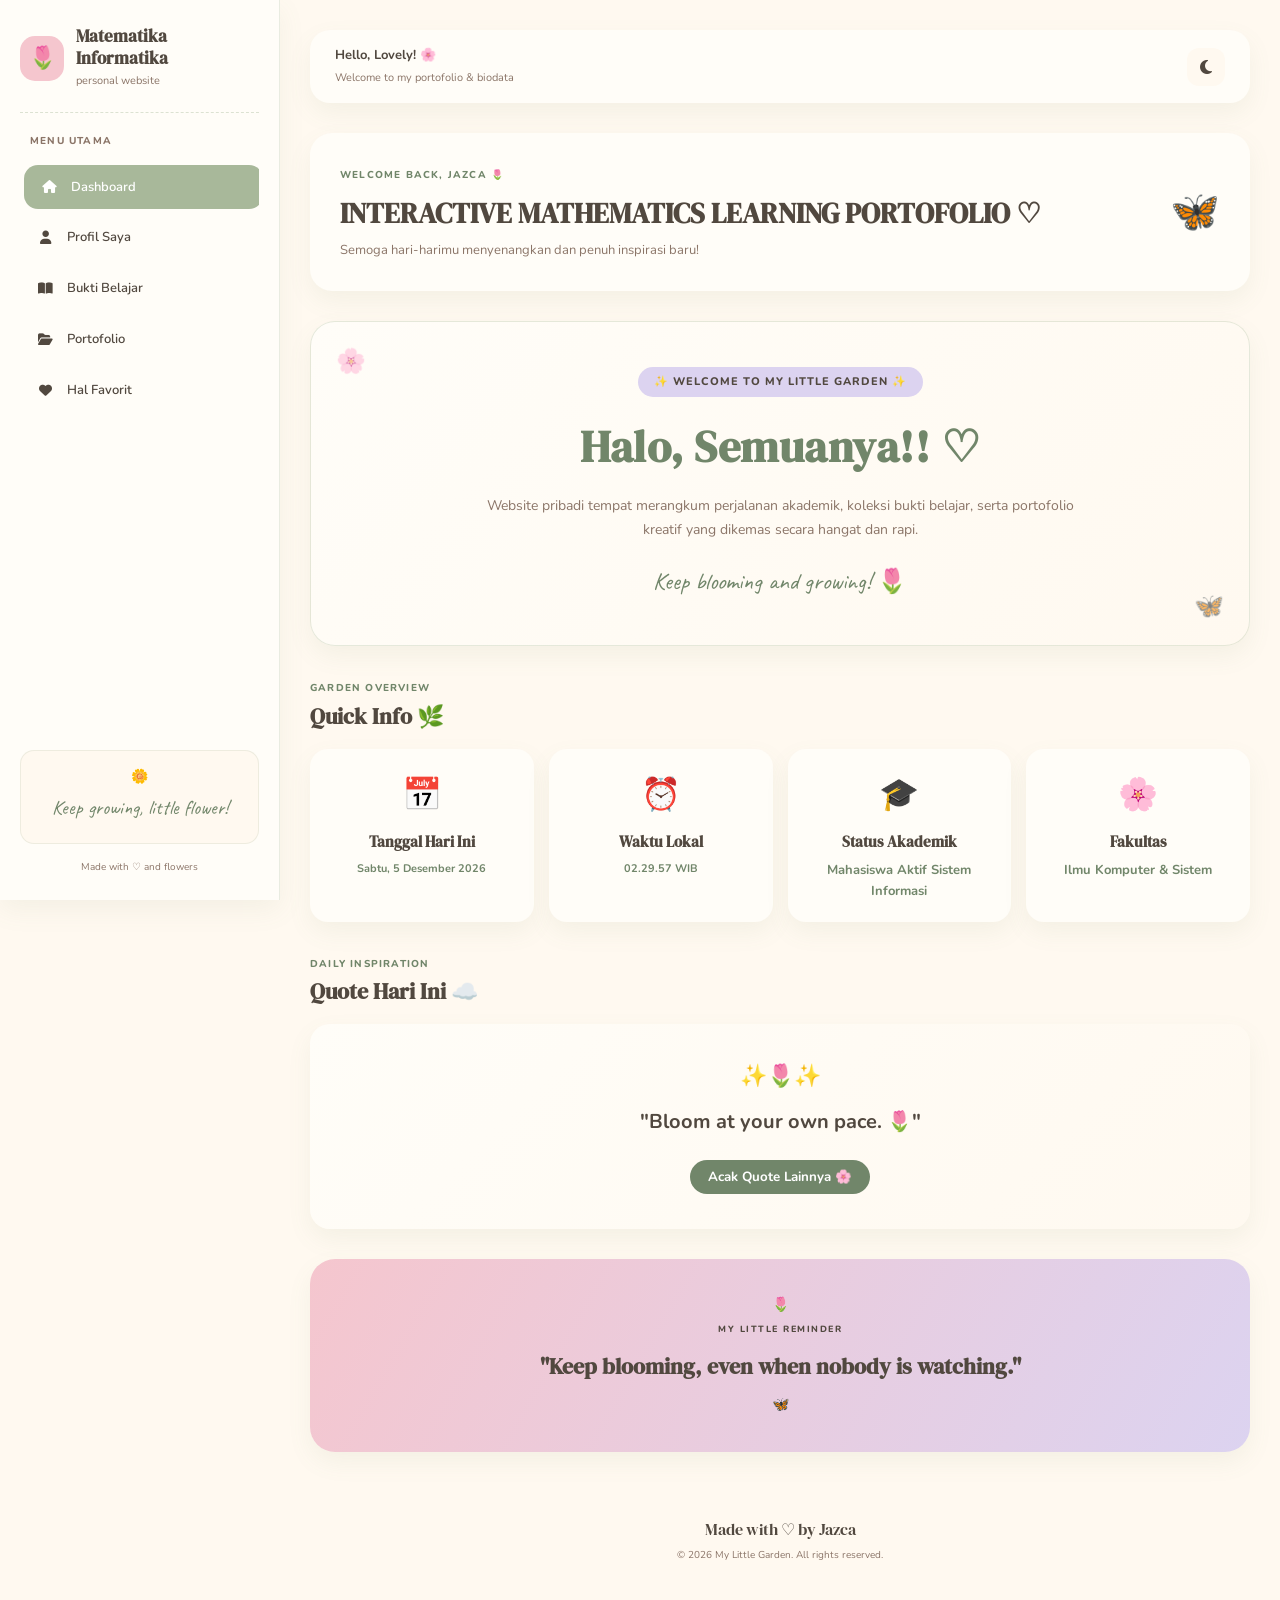
<file: index.html>
<!DOCTYPE html>
<html lang="id">
<head>
    <meta charset="UTF-8">
    <meta name="viewport" content="width=device-width, initial-scale=1.0">
    <title>Dashboard | Matematika Informatika</title>

    <!-- Google Fonts -->
    <link rel="preconnect" href="https://fonts.googleapis.com">
    <link rel="preconnect" href="https://fonts.gstatic.com" crossorigin>
    <link href="https://fonts.googleapis.com/css2?family=DM+Serif+Display&family=Nunito:wght@400;500;600;700;800&family=Caveat:wght@500;600;700&display=swap" rel="stylesheet">

    <!-- Font Awesome -->
    <link rel="stylesheet" href="https://cdnjs.cloudflare.com/ajax/libs/font-awesome/6.5.0/css/all.min.css">

    <!-- CSS Utama -->
    <link rel="stylesheet" href="css/style.css">

    <style>
        /* Animasi Elegan untuk Banner Utama */
        @keyframes fadeInScale {
            0% { opacity: 0; transform: translateY(15px) scale(0.98); }
            100% { opacity: 1; transform: translateY(0) scale(1); }
        }

        @keyframes floatSlow {
            0%, 100% { transform: translateY(0); }
            50% { transform: translateY(-6px); }
        }

        .hero-banner-fresh {
            background: linear-gradient(135deg, var(--soft-cream), var(--warm-cream));
            border: 1px solid rgba(168, 184, 154, 0.3);
            border-radius: 25px;
            padding: 45px 35px;
            text-align: center;
            box-shadow: var(--shadow);
            margin-bottom: 30px;
            animation: fadeInScale 1s ease-out forwards;
            position: relative;
            overflow: hidden;
        }

        .hero-banner-fresh::before {
            content: '🌸';
            position: absolute;
            top: 20px;
            left: 25px;
            font-size: 24px;
            opacity: 0.6;
            animation: floatSlow 4s ease-in-out infinite;
        }

        .hero-banner-fresh::after {
            content: '🦋';
            position: absolute;
            bottom: 20px;
            right: 25px;
            font-size: 24px;
            opacity: 0.6;
            animation: floatSlow 5s ease-in-out infinite 1s;
        }

        .hero-banner-fresh h1 {
            font-family: 'DM Serif Display', serif;
            font-size: clamp(32px, 5vw, 44px);
            color: var(--sage-deep);
            margin-bottom: 12px;
            letter-spacing: 0.5px;
        }

        .hero-banner-fresh p {
            font-size: 14px;
            color: var(--brown-light);
            max-width: 600px;
            margin: 0 auto 20px auto;
            line-height: 1.7;
        }

        .hero-badge-cute {
            display: inline-block;
            background: var(--lavender);
            color: var(--brown-dark);
            padding: 6px 16px;
            border-radius: 20px;
            font-size: 11px;
            font-weight: 800;
            letter-spacing: 1px;
            margin-bottom: 15px;
        }

        .hero-signature-text {
            font-family: 'Caveat', cursive;
            font-size: 24px;
            color: var(--sage-deep);
            margin-top: 15px;
        }
    </style>
</head>
<body>

    <!-- Mobile Overlay -->
    <div class="sidebar-overlay" id="sidebarOverlay"></div>

    <!-- Sidebar -->
    <aside class="sidebar" id="sidebar">
        <div class="sidebar-header">
            <div class="brand-icon">🌷</div>
            <div>
                <h2>Matematika Informatika</h2>
                <span>personal website</span>
            </div>
        </div>

        <nav class="sidebar-menu">
            <p class="menu-title">MENU UTAMA</p>
            <a href="index.html" class="menu-link active">
                <i class="fa-solid fa-house"></i>
                <span>Dashboard</span>
            </a>
            <a href="profil.html" class="menu-link">
                <i class="fa-solid fa-user"></i>
                <span>Profil Saya</span>
            </a>
            <a href="bukti-belajar.html" class="menu-link">
                <i class="fa-solid fa-book-open"></i>
                <span>Bukti Belajar</span>
            </a>
            <a href="portofolio.html" class="menu-link">
                <i class="fa-solid fa-folder-open"></i>
                <span>Portofolio</span>
            </a>
            <a href="favorit.html" class="menu-link">
                <i class="fa-solid fa-heart"></i>
                <span>Hal Favorit</span>
            </a>
        </nav>

        <div class="sidebar-note">
            <span>🌼</span>
            <p>Keep growing, little flower!</p>
        </div>

        <div class="sidebar-footer">
            <p>Made with ♡ and flowers</p>
        </div>
    </aside>

    <!-- Main Content -->
    <main class="main-content">
        <!-- Topbar -->
        <header class="topbar">
            <div class="topbar-left">
                <button class="menu-toggle" id="menuToggle">
                    <i class="fa-solid fa-bars"></i>
                </button>
                <div>
                    <p class="topbar-greeting">Hello, Lovely! 🌸</p>
                    <span>Welcome to my portofolio & biodata</span>
                </div>
            </div>
            <button class="theme-toggle" id="themeToggle" title="Ganti tema">
                <i class="fa-solid fa-moon"></i>
            </button>
        </header>

        <!-- Page Heading -->
        <section class="page-heading">
            <div>
                <span class="section-eyebrow">WELCOME BACK, JAZCA 🌷</span>
                <h1> INTERACTIVE MATHEMATICS LEARNING PORTOFOLIO
 <span>♡</span></h1>
                <p>Semoga hari-harimu menyenangkan dan penuh inspirasi baru!</p>
            </div>
            <div class="heading-decoration">🦋</div>
        </section>

        <!-- Banner Utama Baru (Tanpa Polaroid, Lebih Besar & Estetik) -->
        <section class="hero-banner-fresh">
            <span class="hero-badge-cute">✨ WELCOME TO MY LITTLE GARDEN ✨</span>
            <h1>Halo, <span>Semuanya!</span>! ♡</h1>
            <p>
                Website pribadi tempat merangkum perjalanan akademik, koleksi bukti belajar, serta portofolio kreatif yang dikemas secara hangat dan rapi.
            </p>
            <div class="hero-signature-text">Keep blooming and growing! 🌷</div>
        </section>

        <!-- Quick Info -->
        <section class="profile-section">
            <div class="section-title">
                <div>
                    <span class="section-eyebrow">GARDEN OVERVIEW</span>
                    <h2>Quick Info <span>🌿</span></h2>
                </div>
            </div>
            <div class="hobby-grid">
                <article class="hobby-card">
                    <div class="hobby-image">📅</div>
                    <h3>Tanggal Hari Ini</h3>
                    <p id="currentDate"><strong style="color: var(--sage-deep);">Memuat...</strong></p>
                </article>
                <article class="hobby-card">
                    <div class="hobby-image">⏰</div>
                    <h3>Waktu Lokal</h3>
                    <p id="currentTime"><strong style="color: var(--sage-deep);">Memuat...</strong></p>
                </article>
                <article class="hobby-card">
                    <div class="hobby-image">🎓</div>
                    <h3>Status Akademik</h3>
                    <p><strong style="font-size: 13px; color: var(--sage-deep);">Mahasiswa Aktif Sistem Informasi</strong></p>
                </article>
                <article class="hobby-card">
                    <div class="hobby-image">🌸</div>
                    <h3>Fakultas</h3>
                    <p><strong style="font-size: 13px; color: var(--sage-deep);">Ilmu Komputer & Sistem</strong></p>
                </article>
            </div>
        </section>

        <!-- Quotes Section -->
        <section class="profile-section">
            <div class="section-title">
                <div>
                    <span class="section-eyebrow">DAILY INSPIRATION</span>
                    <h2>Quote Hari Ini <span>☁️</span></h2>
                </div>
            </div>
            <div class="dream-card content-card">
                <div class="dream-decoration">✨🌷✨</div>
                <h3 id="dailyQuote">"Bloom at your own pace. 🌷"</h3>
                <button id="newQuote" class="quote-btn">Acak Quote Lainnya 🌸</button>
            </div>
        </section>

        <!-- Personal Motto -->
        <section class="motto-card">
            <div class="motto-decoration">🌷</div>
            <span>MY LITTLE REMINDER</span>
            <h2>"Keep blooming, even when nobody is watching."</h2>
            <div class="motto-decoration bottom">🦋</div>
        </section>

        <!-- Footer -->
        <footer class="footer">
            <p>Made with ♡ by Jazca</p>
            <span>© 2026 My Little Garden. All rights reserved.</span>
        </footer>
    </main>

    <script src="js/script.js"></script>
</body>
</html>
</file>
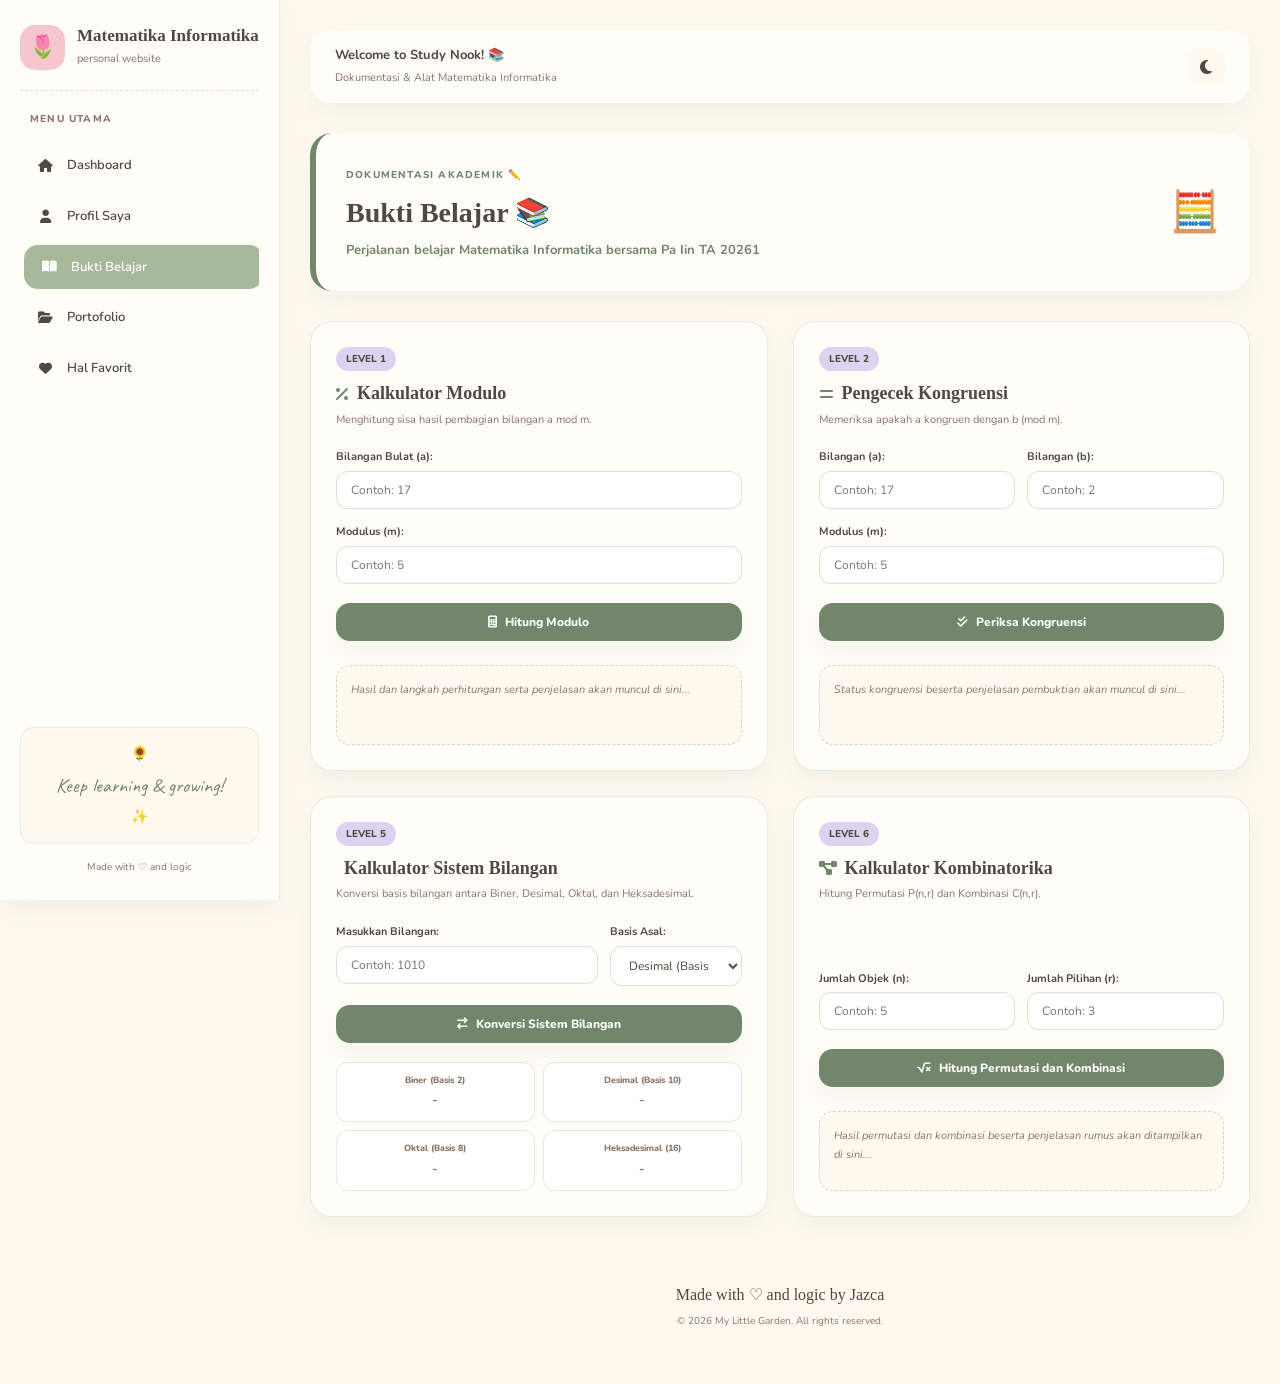
<file: bukti-belajar.html>
<!DOCTYPE html>
<html lang="id">
<head>
    <meta charset="UTF-8">
    <meta name="viewport" content="width=device-width, initial-scale=1.0">
    <title>Bukti Belajar | Matematika Informatika</title>

    <!-- Google Fonts -->
    <link rel="preconnect" href="https://fonts.googleapis.com">
    <link rel="preconnect" href="https://fonts.gstatic.com" crossorigin>
    <link href="https://fonts.googleapis.com/css2?family=Caveat:wght@500;600;700&family=Nunito:wght@400;500;600;700;800&family=Playfair+Display:wght@500;600;700&display=swap" rel="stylesheet">

    <!-- Font Awesome -->
    <link rel="stylesheet" href="https://cdnjs.cloudflare.com/ajax/libs/font-awesome/6.5.0/css/all.min.css">

    <!-- CSS -->
    <link rel="stylesheet" href="css/style.css">
</head>

<body>

    <!-- Mobile Overlay -->
    <div class="sidebar-overlay" id="sidebarOverlay"></div>

    <!-- Sidebar -->
    <aside class="sidebar" id="sidebar">
        <div class="sidebar-header">
            <div class="brand-icon">🌷</div>
            <div>
                <h2>Matematika Informatika</h2>
                <span>personal website</span>
            </div>
        </div>

        <nav class="sidebar-menu">
            <p class="menu-title">MENU UTAMA</p>

            <a href="index.html" class="menu-link">
                <i class="fa-solid fa-house"></i>
                <span>Dashboard</span>
            </a>

            <a href="profil.html" class="menu-link">
                <i class="fa-solid fa-user"></i>
                <span>Profil Saya</span>
            </a>

            <a href="bukti-belajar.html" class="menu-link active">
                <i class="fa-solid fa-book-open"></i>
                <span>Bukti Belajar</span>
            </a>

            <a href="portofolio.html" class="menu-link">
                <i class="fa-solid fa-folder-open"></i>
                <span>Portofolio</span>
            </a>

            <a href="favorit.html" class="menu-link">
                <i class="fa-solid fa-heart"></i>
                <span>Hal Favorit</span>
            </a>
        </nav>

        <div class="sidebar-note">
            <span>🌻</span>
            <p>Keep learning & growing!</p>
            <span>✨</span>
        </div>

        <div class="sidebar-footer">
            <p>Made with ♡ and logic</p>
        </div>
    </aside>

    <!-- Main Content -->
    <main class="main-content">

        <!-- Topbar -->
        <header class="topbar">
            <div class="topbar-left">
                <button class="menu-toggle" id="menuToggle">
                    <i class="fa-solid fa-bars"></i>
                </button>
                <div>
                    <p class="topbar-greeting">Welcome to Study Nook! 📚</p>
                    <span>Dokumentasi & Alat Matematika Informatika</span>
                </div>
            </div>

            <button class="theme-toggle" id="themeToggle" title="Ganti tema">
                <i class="fa-solid fa-moon"></i>
            </button>
        </header>

        <!-- Page Heading -->
        <section class="page-heading learning-heading">
            <div>
                <span class="section-eyebrow">DOKUMENTASI AKADEMIK ✏️</span>
                <h1>Bukti Belajar <span>📚</span></h1>
                <p class="learning-subtitle">
                    Perjalanan belajar Matematika Informatika bersama Pa Iin TA 20261
                </p>
            </div>
            <div class="heading-decoration">🧮</div>
        </section>

        <!-- Calculators Showcase Container -->
        <div class="calculators-grid">

            <!-- LEVEL 1: Modulo Calculator -->
            <section class="calc-card">
                <div class="calc-header">
                    <div class="calc-badge">LEVEL 1</div>
                    <h2><i class="fa-solid fa-percent"></i> Kalkulator Modulo</h2>
                    <p>Menghitung sisa hasil pembagian bilangan a mod m.</p>
                </div>

                <div class="calc-body">
                    <div class="input-group">
                        <label for="modA">Bilangan Bulat (a):</label>
                        <input type="number" id="modA" placeholder="Contoh: 17">
                    </div>

                    <div class="input-group">
                        <label for="modM">Modulus (m):</label>
                        <input type="number" id="modM" placeholder="Contoh: 5" min="1">
                    </div>

                    <button class="calc-btn" id="btnCalcModulo">
                        <i class="fa-solid fa-calculator"></i> Hitung Modulo
                    </button>

                    <div class="calc-result" id="resModulo">
                        <span class="placeholder-text">Hasil dan langkah perhitungan serta penjelasan akan muncul di sini...</span>
                    </div>
                </div>
            </section>

            <!-- LEVEL 2: Congruence Checker -->
            <section class="calc-card">
                <div class="calc-header">
                    <div class="calc-badge">LEVEL 2</div>
                    <h2><i class="fa-solid fa-equals"></i> Pengecek Kongruensi</h2>
                    <p>Memeriksa apakah a kongruen dengan b (mod m).</p>
                </div>

                <div class="calc-body">
                    <div class="input-row">
                        <div class="input-group">
                            <label for="congA">Bilangan (a):</label>
                            <input type="number" id="congA" placeholder="Contoh: 17">
                        </div>
                        <div class="input-group">
                            <label for="congB">Bilangan (b):</label>
                            <input type="number" id="congB" placeholder="Contoh: 2">
                        </div>
                    </div>

                    <div class="input-group">
                        <label for="congM">Modulus (m):</label>
                        <input type="number" id="congM" placeholder="Contoh: 5" min="1">
                    </div>

                    <button class="calc-btn" id="btnCheckCongruence">
                        <i class="fa-solid fa-check-double"></i> Periksa Kongruensi
                    </button>

                    <div class="calc-result" id="resCongruence">
                        <span class="placeholder-text">Status kongruensi beserta penjelasan pembuktian akan muncul di sini...</span>
                    </div>
                </div>
            </section>

            <!-- LEVEL 5: Number System Calculator -->
            <section class="calc-card full-width-card">
                <div class="calc-header">
                    <div class="calc-badge">LEVEL 5</div>
                    <h2><i class="fa-solid fa-binary"></i> Kalkulator Sistem Bilangan</h2>
                    <p>Konversi basis bilangan antara Biner, Desimal, Oktal, dan Heksadesimal.</p>
                </div>

                <div class="calc-body">
                    <div class="input-row">
                        <div class="input-group flex-2">
                            <label for="numInput">Masukkan Bilangan:</label>
                            <input type="text" id="numInput" placeholder="Contoh: 1010">
                        </div>
                        <div class="input-group flex-1">
                            <label for="numBase">Basis Asal:</label>
                            <select id="numBase">
                                <option value="2">Biner (Basis 2)</option>
                                <option value="10" selected>Desimal (Basis 10)</option>
                                <option value="8">Oktal (Basis 8)</option>
                                <option value="16">Heksadesimal (Basis 16)</option>
                            </select>
                        </div>
                    </div>

                    <button class="calc-btn" id="btnConvertNum">
                        <i class="fa-solid fa-arrow-right-arrow-left"></i> Konversi Sistem Bilangan
                    </button>

                    <div class="number-system-results" id="resNumberSystem">
                        <div class="sys-res-box">
                            <span>Biner (Basis 2)</span>
                            <strong id="binVal">-</strong>
                        </div>
                        <div class="sys-res-box">
                            <span>Desimal (Basis 10)</span>
                            <strong id="decVal">-</strong>
                        </div>
                        <div class="sys-res-box">
                            <span>Oktal (Basis 8)</span>
                            <strong id="octVal">-</strong>
                        </div>
                        <div class="sys-res-box">
                            <span>Heksadesimal (16)</span>
                            <strong id="hexVal">-</strong>
                        </div>
                    </div>
                </div>
            </section>

            <!-- LEVEL 6: Combinatorics Calculator -->
            <section class="calc-card full-width-card">
                <div class="calc-header">
                    <div class="calc-badge">LEVEL 6</div>
                    <h2><i class="fa-solid fa-diagram-project"></i> Kalkulator Kombinatorika</h2>
                     <p>Hitung Permutasi P(n,r) dan Kombinasi C(n,r).</p>
                </div>

                <div class="calc-body">
                    <div class="input-row">
                        <div class="input-group">
                            <label for="combN">Jumlah Objek (n):</label>
                            <input type="number" id="combN" placeholder="Contoh: 5" min="0">
                        </div>
                        <div class="input-group">
                            <label for="combR">Jumlah Pilihan (r):</label>
                            <input type="number" id="combR" placeholder="Contoh: 3" min="0">
                        </div>
                    </div>

                    <button class="calc-btn" id="btnCalcCombinatorics">
                        <i class="fa-solid fa-square-root-variable"></i> Hitung Permutasi dan Kombinasi
                    </button>

                    <div class="calc-result" id="resCombinatorics">
                        <span class="placeholder-text">Hasil permutasi dan kombinasi beserta penjelasan rumus akan ditampilkan di sini...</span>
                    </div>
                </div>
            </section>

        </div>

        <!-- Footer -->
        <footer class="footer">
            <p>Made with ♡ and logic by Jazca</p>
            <span>© 2026 My Little Garden. All rights reserved.</span>
        </footer>

    </main>

    <!-- JavaScript -->
    <script src="js/script.js"></script>
</body>
</html>
</file>
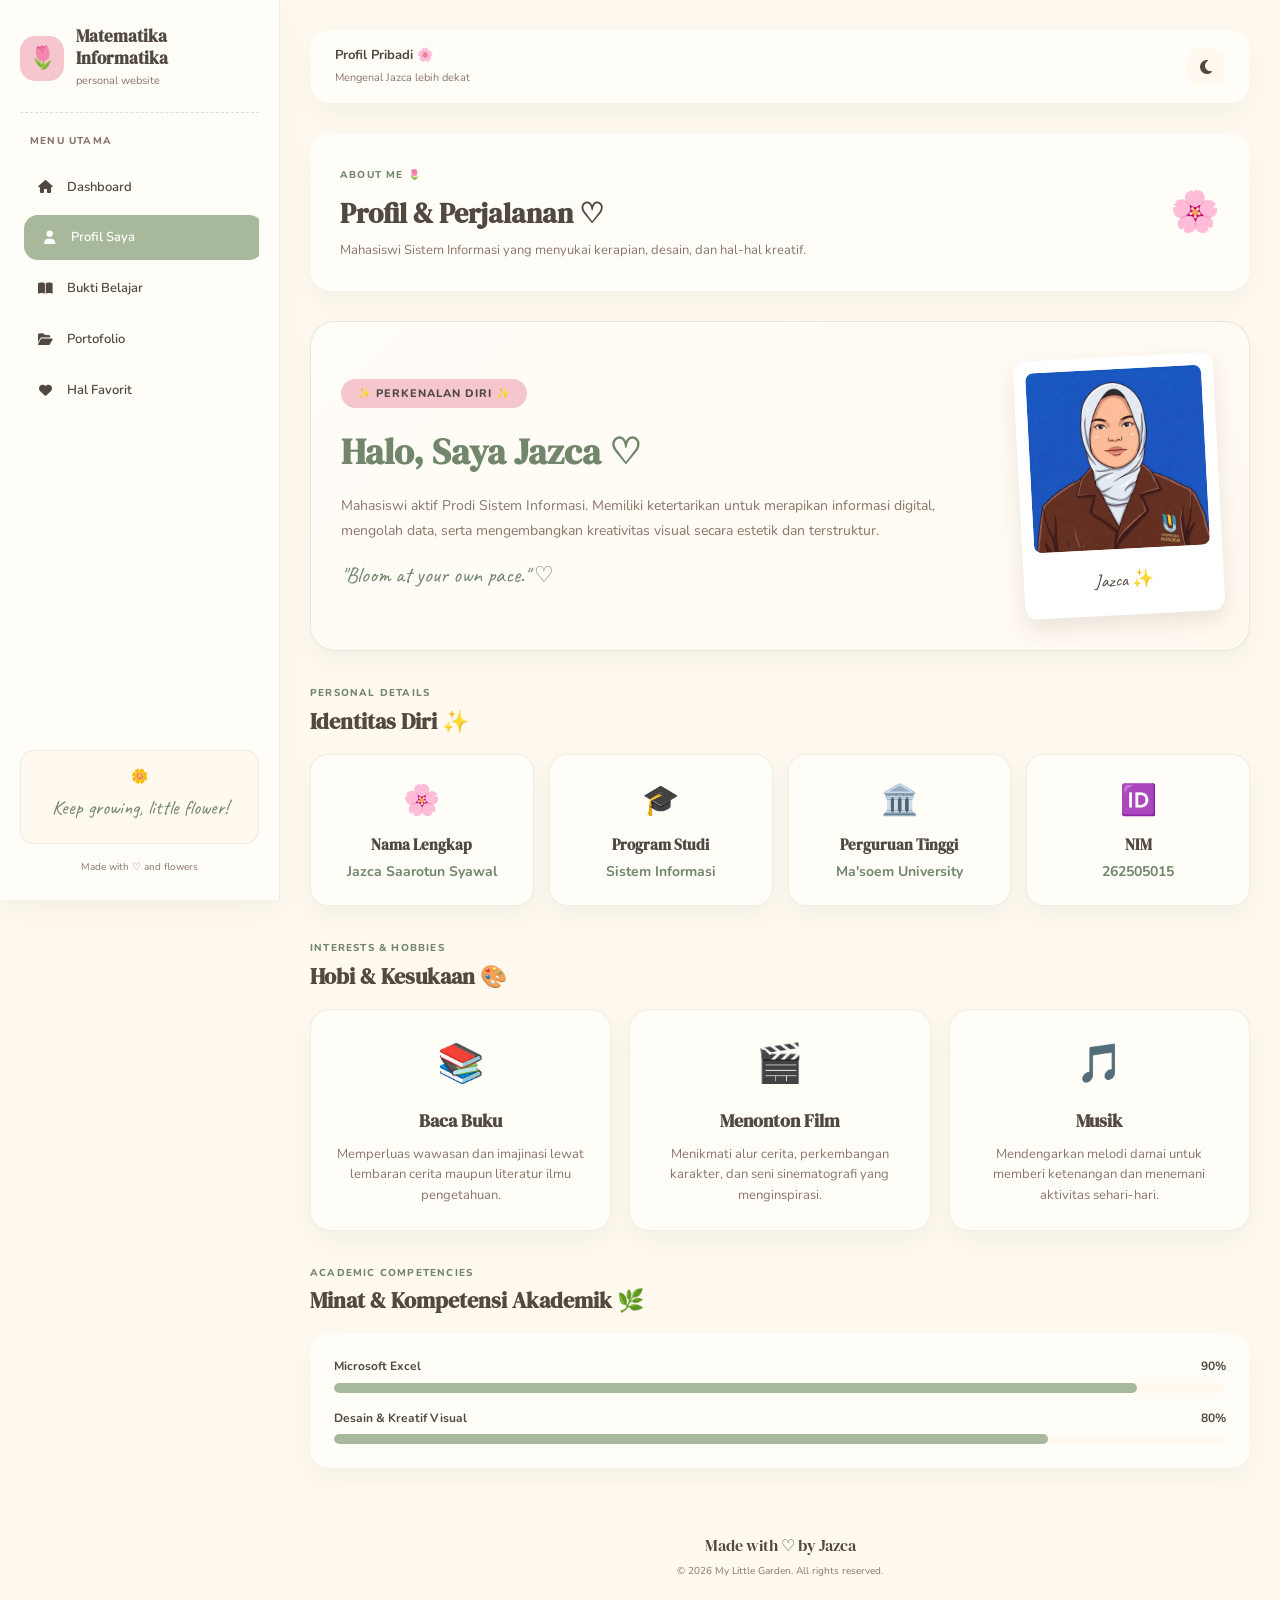
<file: profil.html>
<!DOCTYPE html>
<html lang="id">
<head>
    <meta charset="UTF-8">
    <meta name="viewport" content="width=device-width, initial-scale=1.0">
    <title>Profil Saya | Matematika Informatika</title>

    <!-- Google Fonts -->
    <link rel="preconnect" href="https://fonts.googleapis.com">
    <link rel="preconnect" href="https://fonts.gstatic.com" crossorigin>
    <link href="https://fonts.googleapis.com/css2?family=DM+Serif+Display&family=Nunito:wght@400;500;600;700;800&family=Caveat:wght@500;600;700&display=swap" rel="stylesheet">

    <!-- Font Awesome -->
    <link rel="stylesheet" href="https://cdnjs.cloudflare.com/ajax/libs/font-awesome/6.5.0/css/all.min.css">

    <!-- CSS Utama -->
    <link rel="stylesheet" href="css/style.css">

    <style>
        /* Styling Khusus Polaroid & Grid Profil */
        .profile-banner-container {
            display: flex;
            align-items: center;
            justify-content: space-between;
            gap: 30px;
            background: linear-gradient(135deg, var(--soft-cream), var(--warm-cream));
            border: 1px solid rgba(168, 184, 154, 0.3);
            border-radius: 25px;
            padding: 35px 30px;
            box-shadow: var(--shadow);
            margin-bottom: 30px;
        }

        .profile-banner-text {
            flex: 1;
        }

        .profile-badge-cute {
            display: inline-block;
            background: var(--pink);
            color: var(--brown-dark);
            padding: 6px 16px;
            border-radius: 20px;
            font-size: 11px;
            font-weight: 800;
            letter-spacing: 1px;
            margin-bottom: 15px;
        }

        .profile-banner-text h1 {
            font-family: 'DM Serif Display', serif;
            font-size: clamp(26px, 3.5vw, 36px);
            color: var(--sage-deep);
            margin-bottom: 12px;
        }

        .profile-banner-text p {
            font-size: 14px;
            color: var(--brown-light);
            line-height: 1.8;
        }

        .profile-signature-text {
            font-family: 'Caveat', cursive;
            font-size: 22px;
            color: var(--sage-deep);
            margin-top: 15px;
        }

        /* Framing Polaroid Foto */
        .polaroid-frame {
            width: 200px;
            background: var(--white);
            padding: 12px 12px 20px 12px;
            border-radius: 12px;
            box-shadow: 0 10px 20px rgba(87, 71, 56, 0.12);
            transform: rotate(-3deg);
            transition: var(--transition);
            text-align: center;
            flex-shrink: 0;
        }

        .polaroid-frame:hover {
            transform: rotate(0deg) translateY(-5px);
            box-shadow: var(--shadow-hover);
        }

        .polaroid-frame img {
            width: 100%;
            height: 180px;
            object-fit: cover;
            border-radius: 8px;
            background: var(--warm-cream);
        }

        .polaroid-caption {
            font-family: 'Caveat', cursive;
            font-size: 18px;
            color: var(--brown-dark);
            display: block;
            margin-top: 10px;
        }

        /* Identity Cards Grid */
        .identity-grid {
            display: grid;
            grid-template-columns: repeat(4, 1fr);
            gap: 15px;
            margin-bottom: 30px;
        }

        .identity-card {
            background: var(--soft-cream);
            padding: 22px 18px;
            border-radius: 18px;
            text-align: center;
            box-shadow: var(--shadow);
            border: 1px solid rgba(168, 184, 154, 0.2);
            transition: var(--transition);
        }

        .identity-card:hover {
            transform: translateY(-4px);
            background: var(--white);
            box-shadow: var(--shadow-hover);
        }

        .identity-icon {
            font-size: 30px;
            margin-bottom: 8px;
        }

        .identity-card h3 {
            font-family: 'DM Serif Display', serif;
            font-size: 15px;
            color: var(--brown-dark);
            margin-bottom: 4px;
        }

        .identity-card p {
            font-size: 14px;
            font-weight: 700;
            color: var(--sage-deep);
        }

        /* Hobi Grid 3 Kolom */
        .hobby-grid-3 {
            display: grid;
            grid-template-columns: repeat(3, 1fr);
            gap: 18px;
        }

        .hobby-card-large {
            background: var(--soft-cream);
            padding: 24px 20px;
            border-radius: 20px;
            text-align: center;
            box-shadow: var(--shadow);
            border: 1px solid rgba(168, 184, 154, 0.2);
            transition: var(--transition);
        }

        .hobby-card-large:hover {
            transform: translateY(-5px);
            background: var(--white);
            box-shadow: var(--shadow-hover);
        }

        .hobby-card-large .hobby-image {
            font-size: 38px;
            margin-bottom: 12px;
        }

        .hobby-card-large h3 {
            font-family: 'DM Serif Display', serif;
            font-size: 18px;
            color: var(--brown-dark);
            margin-bottom: 8px;
        }

        .hobby-card-large p {
            font-size: 13px;
            color: var(--brown-light);
            line-height: 1.6;
        }

        /* Responsive */
        @media (max-width: 992px) {
            .profile-banner-container {
                flex-direction: column-reverse;
                text-align: center;
            }
            .polaroid-frame {
                transform: rotate(0deg);
            }
            .identity-grid {
                grid-template-columns: repeat(2, 1fr);
            }
            .hobby-grid-3 {
                grid-template-columns: repeat(3, 1fr);
            }
        }

        @media (max-width: 600px) {
            .identity-grid,
            .hobby-grid-3 {
                grid-template-columns: 1fr;
            }
        }
    </style>
</head>
<body>

    <!-- Mobile Overlay -->
    <div class="sidebar-overlay" id="sidebarOverlay"></div>

    <!-- Sidebar -->
    <aside class="sidebar" id="sidebar">
        <div class="sidebar-header">
            <div class="brand-icon">🌷</div>
            <div>
                <h2>Matematika Informatika</h2>
                <span>personal website</span>
            </div>
        </div>

        <nav class="sidebar-menu">
            <p class="menu-title">MENU UTAMA</p>
            <a href="index.html" class="menu-link">
                <i class="fa-solid fa-house"></i>
                <span>Dashboard</span>
            </a>
            <a href="profil.html" class="menu-link active">
                <i class="fa-solid fa-user"></i>
                <span>Profil Saya</span>
            </a>
            <a href="bukti-belajar.html" class="menu-link">
                <i class="fa-solid fa-book-open"></i>
                <span>Bukti Belajar</span>
            </a>
            <a href="portofolio.html" class="menu-link">
                <i class="fa-solid fa-folder-open"></i>
                <span>Portofolio</span>
            </a>
            <a href="favorit.html" class="menu-link">
                <i class="fa-solid fa-heart"></i>
                <span>Hal Favorit</span>
            </a>
        </nav>

        <div class="sidebar-note">
            <span>🌼</span>
            <p>Keep growing, little flower!</p>
        </div>

        <div class="sidebar-footer">
            <p>Made with ♡ and flowers</p>
        </div>
    </aside>

    <!-- Main Content -->
    <main class="main-content">
        <!-- Topbar -->
        <header class="topbar">
            <div class="topbar-left">
                <button class="menu-toggle" id="menuToggle">
                    <i class="fa-solid fa-bars"></i>
                </button>
                <div>
                    <p class="topbar-greeting">Profil Pribadi 🌸</p>
                    <span>Mengenal Jazca lebih dekat</span>
                </div>
            </div>
            <button class="theme-toggle" id="themeToggle" title="Ganti tema">
                <i class="fa-solid fa-moon"></i>
            </button>
        </header>

        <!-- Page Heading -->
        <section class="page-heading">
            <div>
                <span class="section-eyebrow">ABOUT ME 🌷</span>
                <h1>Profil & Perjalanan <span>♡</span></h1>
                <p>Mahasiswi Sistem Informasi yang menyukai kerapian, desain, dan hal-hal kreatif.</p>
            </div>
            <div class="heading-decoration">🌸</div>
        </section>

        <!-- Banner Profil + Foto Polaroid -->
        <section class="profile-banner-container">
            <div class="profile-banner-text">
                <span class="profile-badge-cute">✨ PERKENALAN DIRI ✨</span>
                <h1>Halo, Saya <span>Jazca</span> ♡</h1>
                <p>
                    Mahasiswi aktif Prodi Sistem Informasi. Memiliki ketertarikan untuk merapikan informasi digital, mengolah data, serta mengembangkan kreativitas visual secara estetik dan terstruktur.
                </p>
                <div class="profile-signature-text">"Bloom at your own pace." ♡</div>
            </div>

            <!-- Bingkai Polaroid untuk Foto Kamu -->
            <div class="polaroid-frame">
                <!-- Ganti foto-saya.jpg dengan nama file fotomu -->
                <img src="assets/saarotun.jpeg" alt="Foto Jazca" onerror="this.src='https://via.placeholder.com/200x180/A8B89A/FFFFFF?text=Foto+Jazca';">
                <span class="polaroid-caption">Jazca ✨</span>
            </div>
        </section>

        <!-- Informasi Identitas Utama (Grid Kotak-Kotak) -->
        <section class="profile-section">
            <div class="section-title">
                <div>
                    <span class="section-eyebrow">PERSONAL DETAILS</span>
                    <h2>Identitas Diri <span>✨</span></h2>
                </div>
            </div>
            <div class="identity-grid">
                <article class="identity-card">
                    <div class="identity-icon">🌸</div>
                    <h3>Nama Lengkap</h3>
                    <p>Jazca Saarotun Syawal</p>
                </article>

                <article class="identity-card">
                    <div class="identity-icon">🎓</div>
                    <h3>Program Studi</h3>
                    <p>Sistem Informasi</p>
                </article>

                <article class="identity-card">
                    <div class="identity-icon">🏛️</div>
                    <h3>Perguruan Tinggi</h3>
                    <p>Ma'soem University</p>
                </article>

                <article class="identity-card">
                    <div class="identity-icon">🆔</div>
                    <h3>NIM</h3>
                    <p>262505015</p>
                </article>
            </div>
        </section>

        <!-- Hobbies Section -->
        <section class="profile-section">
            <div class="section-title">
                <div>
                    <span class="section-eyebrow">INTERESTS & HOBBIES</span>
                    <h2>Hobi & Kesukaan <span>🎨</span></h2>
                </div>
            </div>
            <div class="hobby-grid-3">
                <article class="hobby-card-large">
                    <div class="hobby-image">📚</div>
                    <h3>Baca Buku</h3>
                    <p>Memperluas wawasan dan imajinasi lewat lembaran cerita maupun literatur ilmu pengetahuan.</p>
                </article>

                <article class="hobby-card-large">
                    <div class="hobby-image">🎬</div>
                    <h3>Menonton Film</h3>
                    <p>Menikmati alur cerita, perkembangan karakter, dan seni sinematografi yang menginspirasi.</p>
                </article>

                <article class="hobby-card-large">
                    <div class="hobby-image">🎵</div>
                    <h3>Musik</h3>
                    <p>Mendengarkan melodi damai untuk memberi ketenangan dan menemani aktivitas sehari-hari.</p>
                </article>
            </div>
        </section>

        <!-- Skills Section (Disederhanakan) -->
        <section class="profile-section">
            <div class="section-title">
                <div>
                    <span class="section-eyebrow">ACADEMIC COMPETENCIES</span>
                    <h2>Minat & Kompetensi Akademik <span>🌿</span></h2>
                </div>
            </div>
            <div class="content-card skills-card">
                <div>
                    <div class="skill-info"><span>Microsoft Excel</span><span>90%</span></div>
                    <div class="skill-bar"><div class="skill-progress" style="width: 90%;"></div></div>
                </div>
                <div>
                    <div class="skill-info"><span>Desain & Kreatif Visual</span><span>80%</span></div>
                    <div class="skill-bar"><div class="skill-progress" style="width: 80%;"></div></div>
                </div>
            </div>
        </section>

        <!-- Footer -->
        <footer class="footer">
            <p>Made with ♡ by Jazca</p>
            <span>© 2026 My Little Garden. All rights reserved.</span>
        </footer>
    </main>

    <script src="js/script.js"></script>
</body>
</html>
</file>
<file: css/style.css>
/* =====================================================
   MY LITTLE GARDEN - FINAL STYLESHEET
   Soft Cottagecore (70%) × Cute Kawaii (30%)
   ===================================================== */

:root {
    --warm-cream: #FFF9F0;
    --soft-cream: #FFFDF8;
    --sage-green: #A8B89A;
    --dark-sage: #71866A;
    --baby-pink: #F5C6CE;
    --pink-dark: #D49B89;
    --butter-yellow: #F6E5A8;
    --lavender: #DCD3F0;
    --soft-brown: #8B7568;
    --text-dark: #51483F;
    --white: #FFFFFF;
    
    --cream: var(--warm-cream);
    --cream-dark: #F3E5D8;
    --sage: var(--sage-green);
    --sage-deep: var(--dark-sage);
    --pink: var(--baby-pink);
    --yellow: var(--butter-yellow);
    --purple: var(--lavender);
    --brown-dark: var(--text-dark);
    --brown-light: var(--soft-brown);
    
    --shadow: 0 10px 25px rgba(113, 134, 106, 0.08);
    --shadow-hover: 0 15px 30px rgba(113, 134, 106, 0.15);
    --transition: all 0.3s ease;
}

* {
    margin: 0;
    padding: 0;
    box-sizing: border-box;
}

body {
    font-family: 'Nunito', sans-serif;
    font-size: 14px;
    line-height: 1.6;
    background-color: var(--warm-cream);
    color: var(--text-dark);
    display: flex;
    min-height: 100vh;
    position: relative;
    overflow-x: hidden;
    transition: background-color 0.3s ease, color 0.3s ease;
}

a {
    text-decoration: none;
    color: inherit;
}

ul {
    list-style: none;
}

/* ================= SIDEBAR ================= */
.sidebar {
    position: fixed;
    top: 0;
    left: 0;
    width: 280px;
    height: 100vh;
    background: var(--soft-cream);
    border-right: 1px solid rgba(168, 184, 154, 0.25);
    display: flex;
    flex-direction: column;
    padding: 25px 20px;
    z-index: 100;
    box-shadow: var(--shadow);
    transition: var(--transition);
}

.sidebar-header {
    display: flex;
    align-items: center;
    gap: 12px;
    padding-bottom: 20px;
    border-bottom: 1px dashed rgba(168, 184, 154, 0.4);
}

.brand-icon {
    width: 45px;
    height: 45px;
    background: var(--pink);
    display: grid;
    place-items: center;
    border-radius: 15px;
    font-size: 22px;
    animation: bounceIcon 3s ease-in-out infinite;
}

@keyframes bounceIcon {
    0%, 100% { transform: translateY(0); }
    50% { transform: translateY(-4px); }
}

.sidebar-header h2 {
    font-family: 'DM Serif Display', serif;
    font-size: 17px;
    line-height: 1.3;
    color: var(--brown-dark);
}

.sidebar-header span {
    font-size: 11px;
    color: var(--brown-light);
}

.menu-title {
    margin: 20px 0 10px 10px;
    font-size: 10px;
    font-weight: 800;
    letter-spacing: 1.2px;
    color: var(--brown-light);
}

.sidebar-menu {
    display: flex;
    flex-direction: column;
    gap: 6px;
    flex: 1;
    overflow-y: auto;
}

.menu-link {
    display: flex;
    align-items: center;
    gap: 12px;
    padding: 12px 15px;
    border-radius: 14px;
    font-size: 13px;
    font-weight: 600;
    color: var(--brown-dark);
    transition: var(--transition);
}

.menu-link i {
    width: 20px;
    text-align: center;
}

.menu-link:hover, .menu-link.active {
    background: var(--sage);
    color: var(--white);
    transform: translateX(4px);
}

.sidebar-note {
    padding: 15px;
    background: var(--warm-cream);
    border-radius: 14px;
    text-align: center;
    border: 1px solid rgba(168, 184, 154, 0.2);
    margin-top: 15px;
}

.sidebar-note p {
    font-family: 'Caveat', cursive;
    font-size: 20px;
    color: var(--sage-deep);
    margin: 4px 0;
}

.sidebar-footer {
    text-align: center;
    margin-top: 15px;
    font-size: 10px;
    color: var(--brown-light);
}

/* ================= MAIN CONTENT ================= */
.main-content {
    margin-left: 280px;
    flex: 1;
    padding: 30px;
    max-width: calc(100% - 280px);
    position: relative;
    z-index: 1;
}

/* TOP NAVBAR */
.topbar {
    display: flex;
    align-items: center;
    justify-content: space-between;
    padding: 15px 25px;
    background: var(--soft-cream);
    border-radius: 20px;
    box-shadow: var(--shadow);
    margin-bottom: 30px;
}

.topbar-left {
    display: flex;
    align-items: center;
    gap: 15px;
}

.menu-toggle {
    display: none;
    background: var(--warm-cream);
    border: none;
    width: 38px;
    height: 38px;
    border-radius: 12px;
    font-size: 18px;
    cursor: pointer;
    align-items: center;
    justify-content: center;
    color: var(--brown-dark);
}

.topbar-greeting {
    font-family: 'Nunito', sans-serif;
    font-size: 13px;
    font-weight: 700;
    color: var(--brown-dark);
}

.topbar-left span {
    font-size: 11px;
    color: var(--brown-light);
}

.theme-toggle {
    background: var(--warm-cream);
    border: none;
    width: 38px;
    height: 38px;
    border-radius: 12px;
    font-size: 16px;
    cursor: pointer;
    display: grid;
    place-items: center;
    transition: var(--transition);
    color: var(--brown-dark);
}

.theme-toggle:hover {
    background: var(--sage);
    color: var(--white);
    transform: scale(1.1) rotate(10deg);
}

/* ================= PAGE HEADING & CARDS ================= */
.page-heading {
    display: flex;
    align-items: center;
    justify-content: space-between;
    background: var(--soft-cream);
    padding: 30px;
    border-radius: 22px;
    box-shadow: var(--shadow);
    margin-bottom: 30px;
}

.section-eyebrow {
    font-size: 10px;
    font-weight: 800;
    letter-spacing: 1.2px;
    color: var(--sage-deep);
}

.page-heading h1 {
    font-family: 'DM Serif Display', serif;
    font-size: 28px;
    color: var(--brown-dark);
    margin: 5px 0;
}

.page-heading p {
    font-size: 13px;
    color: var(--brown-light);
}

.heading-decoration {
    font-size: 40px;
    animation: floating 4s ease-in-out infinite;
}

.content-card {
    background: var(--soft-cream);
    border-radius: 20px;
    padding: 24px;
    box-shadow: var(--shadow);
    margin-bottom: 30px;
    transition: transform 0.3s ease, box-shadow 0.3s ease;
}

.content-card:hover {
    box-shadow: var(--shadow-hover);
}

/* WELCOME BANNER & HERO */
.welcome-banner {
    text-align: center;
    padding: 30px;
    background: linear-gradient(135deg, var(--soft-cream), var(--warm-cream));
}

@keyframes welcomeBounce {
    0%, 100% { transform: translateY(0) scale(1); }
    50% { transform: translateY(-6px) scale(1.03); }
}

.welcome-animated-text {
    display: inline-block;
    font-family: 'DM Serif Display', serif;
    font-size: clamp(26px, 3.5vw, 36px);
    color: var(--sage-deep);
    animation: welcomeBounce 2.5s ease-in-out infinite;
    margin: 10px 0 8px 0;
}

.garden-hero {
    display: grid;
    grid-template-columns: 1.2fr 0.8fr;
    gap: 30px;
    align-items: center;
}

.cute-tag {
    display: inline-block;
    padding: 6px 12px;
    border-radius: 20px;
    background: var(--pink);
    font-size: 10px;
    font-weight: 800;
    color: var(--brown-dark);
    margin-bottom: 12px;
}

.garden-hero-text h2 {
    font-family: 'DM Serif Display', serif;
    font-size: 28px;
    margin-bottom: 12px;
    color: var(--brown-dark);
}

.garden-hero-text h2 span {
    color: var(--sage-deep);
}

.garden-hero-text p {
    font-size: 13px;
    line-height: 1.8;
    color: var(--brown-light);
}

.garden-signature {
    font-family: 'Caveat', cursive;
    font-size: 22px;
    color: var(--sage-deep);
    margin-top: 15px;
}

.garden-hero-photo {
    position: relative;
    display: grid;
    place-items: center;
}

.photo-frame {
    width: 220px;
    padding: 12px 12px 20px;
    background: var(--white);
    border-radius: 12px;
    box-shadow: 0 10px 25px rgba(87, 71, 56, 0.12);
    transform: rotate(-3deg);
    transition: var(--transition);
    text-align: center;
}

.photo-frame:hover {
    transform: rotate(0deg) translateY(-5px);
}

.photo-frame img {
    width: 100%;
    height: 190px;
    object-fit: cover;
    border-radius: 8px;
}

.profile-avatar-box {
    width: 100%;
    height: 190px;
    background: var(--sage-green);
    display: grid;
    place-items: center;
    border-radius: 8px;
    font-size: 60px;
}

.photo-caption {
    font-family: 'Caveat', cursive;
    font-size: 18px;
    color: var(--brown-dark);
    display: block;
    margin-top: 10px;
}

/* HOBBY GRID */
.profile-section {
    margin-bottom: 30px;
}

.section-title {
    margin-bottom: 15px;
}

.section-title h2 {
    font-family: 'DM Serif Display', serif;
    font-size: 22px;
    color: var(--brown-dark);
}

.hobby-grid {
    display: grid;
    grid-template-columns: repeat(4, 1fr);
    gap: 15px;
}

.hobby-card {
    background: var(--soft-cream);
    padding: 20px;
    border-radius: 18px;
    text-align: center;
    box-shadow: var(--shadow);
    transition: var(--transition);
}

.hobby-card:hover {
    transform: translateY(-5px);
    background: var(--white);
}

.hobby-image {
    font-size: 32px;
    margin-bottom: 10px;
}

.hobby-card h3 {
    font-family: 'DM Serif Display', serif;
    font-size: 15px;
    color: var(--brown-dark);
    margin-bottom: 6px;
}

.hobby-card p {
    font-size: 11px;
    color: var(--brown-light);
}

/* SKILLS */
.skills-card {
    display: flex;
    flex-direction: column;
    gap: 16px;
}

.skill-info {
    display: flex;
    justify-content: space-between;
    font-size: 12px;
    font-weight: 700;
    color: var(--brown-dark);
    margin-bottom: 6px;
}

.skill-bar {
    height: 10px;
    background: var(--warm-cream);
    border-radius: 10px;
    overflow: hidden;
}

.skill-progress {
    height: 100%;
    background: var(--sage-green);
    border-radius: 10px;
    transition: width 1s ease;
}

/* DREAMS & MOTTO & QUOTES */
.dream-card {
    text-align: center;
    padding: 35px 25px;
    background: linear-gradient(135deg, var(--soft-cream), var(--warm-cream));
}

.dream-decoration {
    font-size: 22px;
    margin-bottom: 10px;
}

.dream-card h3 {
    font-size: 20px;
    margin: 12px 0;
    color: var(--brown-dark);
}

.quote-btn {
    margin-top: 10px;
    background: var(--sage-deep);
    border: none;
    padding: 8px 18px;
    border-radius: 20px;
    color: var(--white);
    font-family: 'Nunito', sans-serif;
    font-weight: 700;
    cursor: pointer;
    transition: var(--transition);
}

.quote-btn:hover {
    background: var(--sage-green);
    transform: translateY(-2px);
}

.motto-card {
    background: linear-gradient(120deg, var(--baby-pink), var(--lavender));
    padding: 35px 20px;
    border-radius: 25px;
    text-align: center;
    box-shadow: var(--shadow);
    margin-bottom: 35px;
}

.motto-card span {
    font-size: 9px;
    font-weight: 800;
    letter-spacing: 1.5px;
    color: var(--brown-dark);
}

.motto-card h2 {
    font-family: 'DM Serif Display', serif;
    font-size: 22px;
    color: var(--brown-dark);
    margin: 10px 0;
}

.motto-decoration.bottom {
    margin-top: 10px;
}

/* ================= BUKTI BELAJAR / KALKULATOR GRID ================= */
.learning-heading {
    border-left: 6px solid var(--sage-deep);
}

.learning-subtitle {
    font-size: 13px;
    font-weight: 700;
    color: var(--sage-deep) !important;
    margin-top: 4px;
}

.calculators-grid {
    display: grid;
    grid-template-columns: repeat(2, 1fr);
    gap: 25px;
    margin-bottom: 35px;
}

.calc-card {
    background: var(--soft-cream);
    border-radius: 22px;
    padding: 25px;
    box-shadow: var(--shadow);
    border: 1px solid rgba(168, 184, 154, 0.25);
    display: flex;
    flex-direction: column;
    justify-content: space-between;
    transition: var(--transition);
}

.calc-card:hover {
    box-shadow: var(--shadow-hover);
    transform: translateY(-3px);
}

.calc-header {
    margin-bottom: 20px;
}

.calc-badge {
    display: inline-block;
    padding: 4px 10px;
    border-radius: 12px;
    background: var(--lavender);
    color: var(--brown-dark);
    font-size: 10px;
    font-weight: 800;
    margin-bottom: 8px;
}

.calc-header h2 {
    font-family: 'DM Serif Display', serif;
    font-size: 18px;
    color: var(--brown-dark);
    display: flex;
    align-items: center;
    gap: 8px;
}

.calc-header h2 i {
    color: var(--sage-deep);
    font-size: 16px;
}

.calc-header p {
    font-size: 11px;
    color: var(--brown-light);
    margin-top: 4px;
    line-height: 1.5;
}

.calc-body {
    display: flex;
    flex-direction: column;
    gap: 14px;
}

.input-row {
    display: flex;
    gap: 12px;
}

.flex-1 { flex: 1; }
.flex-2 { flex: 2; }

.input-group {
    display: flex;
    flex-direction: column;
    gap: 5px;
    width: 100%;
}

.input-group label {
    font-size: 11px;
    font-weight: 700;
    color: var(--brown-dark);
}

.input-group input, 
.input-group select {
    padding: 10px 14px;
    border-radius: 12px;
    border: 1px solid rgba(168, 184, 154, 0.4);
    background: var(--white);
    font-family: 'Nunito', sans-serif;
    font-size: 12px;
    color: var(--text-dark);
    outline: none;
    transition: var(--transition);
    width: 100%;
}

.input-group input:focus, 
.input-group select:focus {
    border-color: var(--sage-deep);
    box-shadow: 0 0 0 3px rgba(113, 134, 106, 0.15);
}

.calc-btn {
    padding: 11px 18px;
    border: none;
    border-radius: 14px;
    background: var(--sage-deep);
    color: var(--white);
    font-family: 'Nunito', sans-serif;
    font-size: 12px;
    font-weight: 800;
    cursor: pointer;
    display: flex;
    align-items: center;
    justify-content: center;
    gap: 8px;
    transition: var(--transition);
    box-shadow: var(--shadow);
    width: 100%;
    margin-top: 5px;
}

.calc-btn:hover {
    background: var(--dark-sage);
    transform: translateY(-2px);
}

.calc-result {
    padding: 14px;
    border-radius: 14px;
    background: var(--warm-cream);
    border: 1px dashed rgba(168, 184, 154, 0.5);
    font-size: 12px;
    line-height: 1.6;
    color: var(--brown-dark);
    min-height: 80px;
    margin-top: 10px;
}

.placeholder-text {
    color: var(--brown-light);
    font-style: italic;
    font-size: 11px;
}

.result-tag {
    display: inline-block;
    padding: 3px 8px;
    border-radius: 8px;
    font-weight: 800;
    font-size: 10px;
    margin-bottom: 4px;
}

.tag-success { background: #d4edda; color: #155724; }
.tag-danger { background: #f8d7da; color: #721c24; }
.tag-info { background: var(--butter-yellow); color: var(--brown-dark); }

.number-system-results {
    display: grid;
    grid-template-columns: repeat(2, 1fr);
    gap: 8px;
    margin-top: 5px;
}

.sys-res-box {
    background: var(--white);
    padding: 10px;
    border-radius: 12px;
    border: 1px solid rgba(168, 184, 154, 0.3);
    text-align: center;
}

.sys-res-box span {
    display: block;
    font-size: 9px;
    font-weight: 800;
    color: var(--brown-light);
    margin-bottom: 2px;
}

.sys-res-box strong {
    font-size: 13px;
    color: var(--sage-deep);
    word-break: break-all;
}

/* FOOTER */
.footer {
    margin-top: 40px;
    padding: 25px 10px;
    text-align: center;
}

.footer p {
    font-family: 'DM Serif Display', serif;
    font-size: 16px;
    color: var(--brown-dark);
}

.footer span {
    font-size: 10px;
    color: var(--brown-light);
    display: block;
    margin-top: 5px;
}

@keyframes floating {
    0%, 100% { transform: translateY(0); }
    50% { transform: translateY(-8px); }
}

/* ================= DARK MODE STYLING ================= */
body.dark-mode {
    --warm-cream: #1e1e1e;
    --soft-cream: #282828;
    --sage-green: #526348;
    --dark-sage: #9bb090;
    --baby-pink: #a8767e;
    --pink-dark: #b87a67;
    --butter-yellow: #b59f59;
    --lavender: #6b5e8c;
    --soft-brown: #d4b5a3;
    --text-dark: #f0eae1;
    --white: #333333;
    
    background-color: var(--warm-cream);
    color: var(--text-dark);
}

body.dark-mode .sidebar,
body.dark-mode .topbar,
body.dark-mode .content-card,
body.dark-mode .calc-card,
body.dark-mode .hobby-card,
body.dark-mode .page-heading {
    background: var(--soft-cream);
    color: var(--text-dark);
    border-color: rgba(255, 255, 255, 0.1);
}

body.dark-mode .input-group input, 
body.dark-mode .input-group select {
    background: #1a1a1a;
    color: #f0eae1;
    border-color: rgba(255, 255, 255, 0.2);
}

body.dark-mode .calc-result {
    background: #1a1a1a;
    color: #f0eae1;
}

body.dark-mode .sys-res-box {
    background: #222222;
    border-color: rgba(255, 255, 255, 0.1);
}

body.dark-mode .photo-frame {
    background: #333333;
}

/* ================= RESPONSIVE DESIGN ================= */
@media (max-width: 1100px) {
    .hobby-grid { grid-template-columns: repeat(2, 1fr); }
}

@media (max-width: 1024px) {
    .calculators-grid { grid-template-columns: 1fr; }
}

@media (max-width: 768px) {
    .sidebar { transform: translateX(-100%); }
    .sidebar.active { transform: translateX(0); }
    .main-content { margin-left: 0; max-width: 100%; padding: 15px; }
    .menu-toggle { display: flex; }
    .garden-hero { grid-template-columns: 1fr; text-align: center; }
}

@media (max-width: 480px) {
    .hobby-grid { grid-template-columns: 1fr; }
}
</file>
